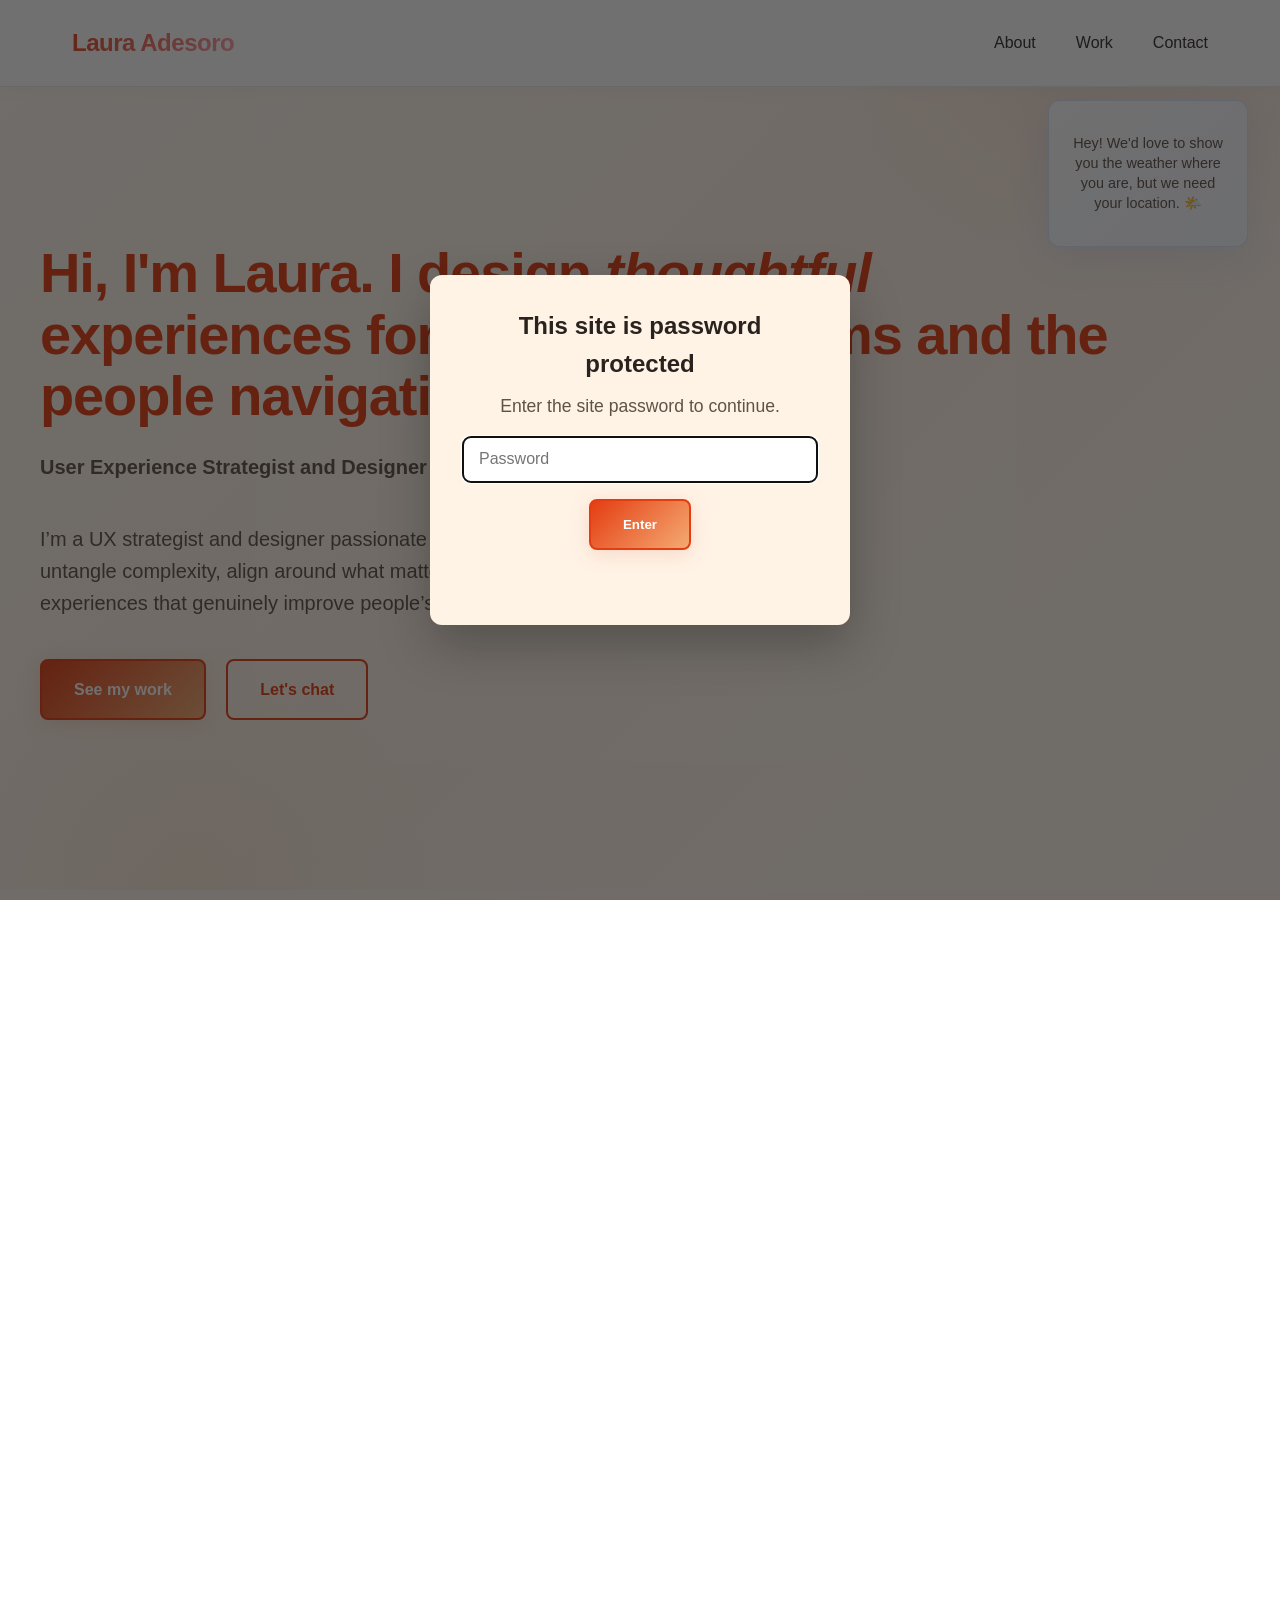
<file: index.html>
<!DOCTYPE html>
<html lang="en">
<head>
  <meta charset="UTF-8">
  <meta name="viewport" content="width=device-width, initial-scale=1.0">
  <title>Laura - UX Designer | Creating delightful digital experiences</title>
  <meta name="description" content="Laura is a user experience designer focused on creating intuitive, human-centered digital experiences.">
  <link rel="stylesheet" href="css/style.css">
</head>
<body>
  <!-- Password protection overlay -->
  <div id="authOverlay" class="auth-overlay">
    <div class="auth-modal" role="dialog" aria-modal="true" aria-labelledby="authTitle">
      <h3 id="authTitle">This site is password protected</h3>
      <p>Enter the site password to continue.</p>
      <form id="authForm">
        <label for="authPassword" class="visually-hidden">Password</label>
        <input id="authPassword" name="password" type="password" placeholder="Password" autocomplete="off" required />
        <div class="auth-actions">
          <button type="submit" class="cta-button">Enter</button>
        </div>
        <p id="authError" class="auth-error" aria-live="polite"></p>
      </form>
    </div>
  </div>
  <!-- Weather Widget -->
  <div class="weather-widget" id="weatherWidget">
    <div class="weather-loading">
      <div class="spinner"></div>
      <p>Getting weather...</p>
    </div>
    <div class="weather-content hidden" id="weatherContent">
      <div class="weather-icon" id="weatherIcon"></div>
      <div class="weather-info">
        <div class="weather-temp" id="weatherTemp">--°F</div>
        <div class="weather-condition" id="weatherCondition">--</div>
        <div class="weather-location" id="weatherLocation">--</div>
      </div>
    </div>
    <div class="weather-fallback hidden" id="weatherFallback">
      <p>Hey! We'd love to show you the weather where you are, but we need your location. 🌤️</p>
    </div>
  </div>

  <!-- Navigation -->
  <nav>
    <div class="nav-container">
      <div class="logo"><a href="index.html">Laura Adesoro</a></div>
      <ul class="nav-links">
        <li><a href="#about">About</a></li>
        <li><a href="#work">Work</a></li>
        <li><a href="#contact">Contact</a></li>
      </ul>
    </div>
  </nav>

  <!-- Hero Section -->
  <section class="hero">
    <div class="hero-content">
      <h1>Hi, I'm Laura. I design <em>thoughtful</em> experiences for complex systems and the people navigating them.</h1>
      <p class="hero-subtitle">User Experience Strategist and Designer</p>
      <p>I’m a UX strategist and designer passionate about helping teams untangle complexity, align around what matters, and build experiences that genuinely improve people’s day-to-day lives.</p>
      <div>
        <a href="work.html" class="cta-button">See my work</a>
        <a href="#contact" class="cta-button cta-secondary">Let's chat</a>
      </div>
    </div>
  </section>


  <!-- Work Section -->
  <section class="work" id="work">
    <div class="work-container">
      <h2>Featured work</h2>
      <div class="work-grid">
        <div class="work-item">
          <div class="work-year">2024</div>
          <h3>E-Commerce Platform Redesign</h3>
          <p>Led the redesign of a 10-year-old e-commerce platform serving 50K+ monthly users. Conducted extensive user research, mapped complex user journeys, and redesigned the checkout flow, resulting in a 23% increase in conversion rates.</p>
          <div class="work-tags">
            <span class="tag">User Research</span>
            <span class="tag">UX Design</span>
            <span class="tag">Prototyping</span>
          </div>
        </div>

        <div class="work-item">
          <div class="work-year">2024</div>
          <h3>Healthcare App MVP</h3>
          <p>Collaborated with a healthcare startup to design an intuitive patient portal app. Designed with accessibility as a priority, conducted usability testing with real users, and delivered a design system for future development.</p>
          <div class="work-tags">
            <span class="tag">Mobile Design</span>
            <span class="tag">Design System</span>
            <span class="tag">Accessibility</span>
          </div>
        </div>

        <div class="work-item">
          <div class="work-year">2023</div>
          <h3>Design System Implementation</h3>
          <p>Created a comprehensive design system for a SaaS platform with 12+ products. Established patterns, components, and guidelines that reduced design-to-development time by 40% and ensured brand consistency across all surfaces.</p>
          <div class="work-tags">
            <span class="tag">Design Systems</span>
            <span class="tag">Figma</span>
            <span class="tag">Documentation</span>
          </div>
        </div>

        <div class="work-item">
          <div class="work-year">2023</div>
          <h3>B2B Analytics Dashboard</h3>
          <p>Designed a data visualization and analytics dashboard for enterprise clients. Simplified complex financial metrics into actionable insights and created an interface that reduced support tickets by 35%.</p>
          <div class="work-tags">
            <span class="tag">Data Visualization</span>
            <span class="tag">Dashboard Design</span>
            <span class="tag">UX Research</span>
          </div>
        </div>
      </div>
    </div>
  </section>

  <!-- About Section -->
  <section class="about" id="about">
    <div class="about-container">
      <h2>A bit about me</h2>
      <div class="about-content">
        <div class="about-text">
          <p>I’m an experience strategist and UX designer focused on solving complex, end-to-end experience challenges through systems thinking, collaboration, and human-centered design.</p>  

<p>Over the past decade, I’ve worked across healthcare, medical devices, financial services, and higher education — helping teams bring clarity to messy systems, align around user needs, and design experiences that work in the real world.</p>

<p><strong>What I’m best at:</strong></p>

<ul>
  <li>Organizing complexity into clear, actionable experiences</li>
  <li>Connecting business goals, user needs, and operational realities</li>
  <li>Facilitating alignment across cross-functional teams</li>
  <li>Designing thoughtful, scalable experience ecosystems</li>
  <li>Turning ambiguity into momentum</li>
</ul>

<p>I’m especially energized by work that requires deep partnership, long-term thinking, and meaningful impact over time.</p>
          <p>Outside of work, I’m usually spending time with my family, exploring great coffee shops and restaurants, baking something new, or working on creative side projects.</p>
        </div>
        <div class="about-side">
          <div class="about-photo">
            <img src="assets/images/headshot.jpg" alt="Laura Adesoro" class="about-headshot">
          </div>
          <!--<div class="expertise-list">
            <div class="expertise-item">
              <h4>User Research</h4>
              <p>Interviews, usability testing, and user insights that drive decisions</p>
            </div>
            <div class="expertise-item">
              <h4>Interaction Design</h4>
              <p>Creating intuitive flows and delightful micro-interactions</p>
            </div>
            <div class="expertise-item">
              <h4>Information Architecture</h4>
              <p>Organizing complex information into clear, logical structures</p>
            </div>
            <div class="expertise-item">
              <h4>Design Systems</h4>
              <p>Building scalable, consistent design foundations</p>
            </div>
            <div class="expertise-item">
              <h4>Prototyping</h4>
              <p>Bringing concepts to life to test and validate ideas quickly</p>
            </div>
            <div class="expertise-item">
              <h4>Product Strategy</h4>
              <p>Aligning design with business goals and user needs</p>
            </div>
          </div>-->
        </div>
      </div>
    </div>
  </section>


  <!-- Contact Section -->
  <section class="contact" id="contact">
    <div class="contact-container">
      <h2>Let's create something great together</h2>
      <p>Whether you have an idea you want to explore or need a fresh perspective on an existing challenge, I'd love to hear about it.</p>
      <div class="contact-links">
        <a href="mailto:hello@laura.design">Email me</a>
        <a href="https://linkedin.com" target="_blank">LinkedIn</a>
      </div>
    </div>
  </section>

  <!-- Footer -->
  <footer>
    <p>&copy; 2026 Laura Adesoro. Designed and built with care.</p>
  </footer>

  <script src="js/auth.js"></script>
  <script src="js/app.js"></script>

</body>
</html>
</file>
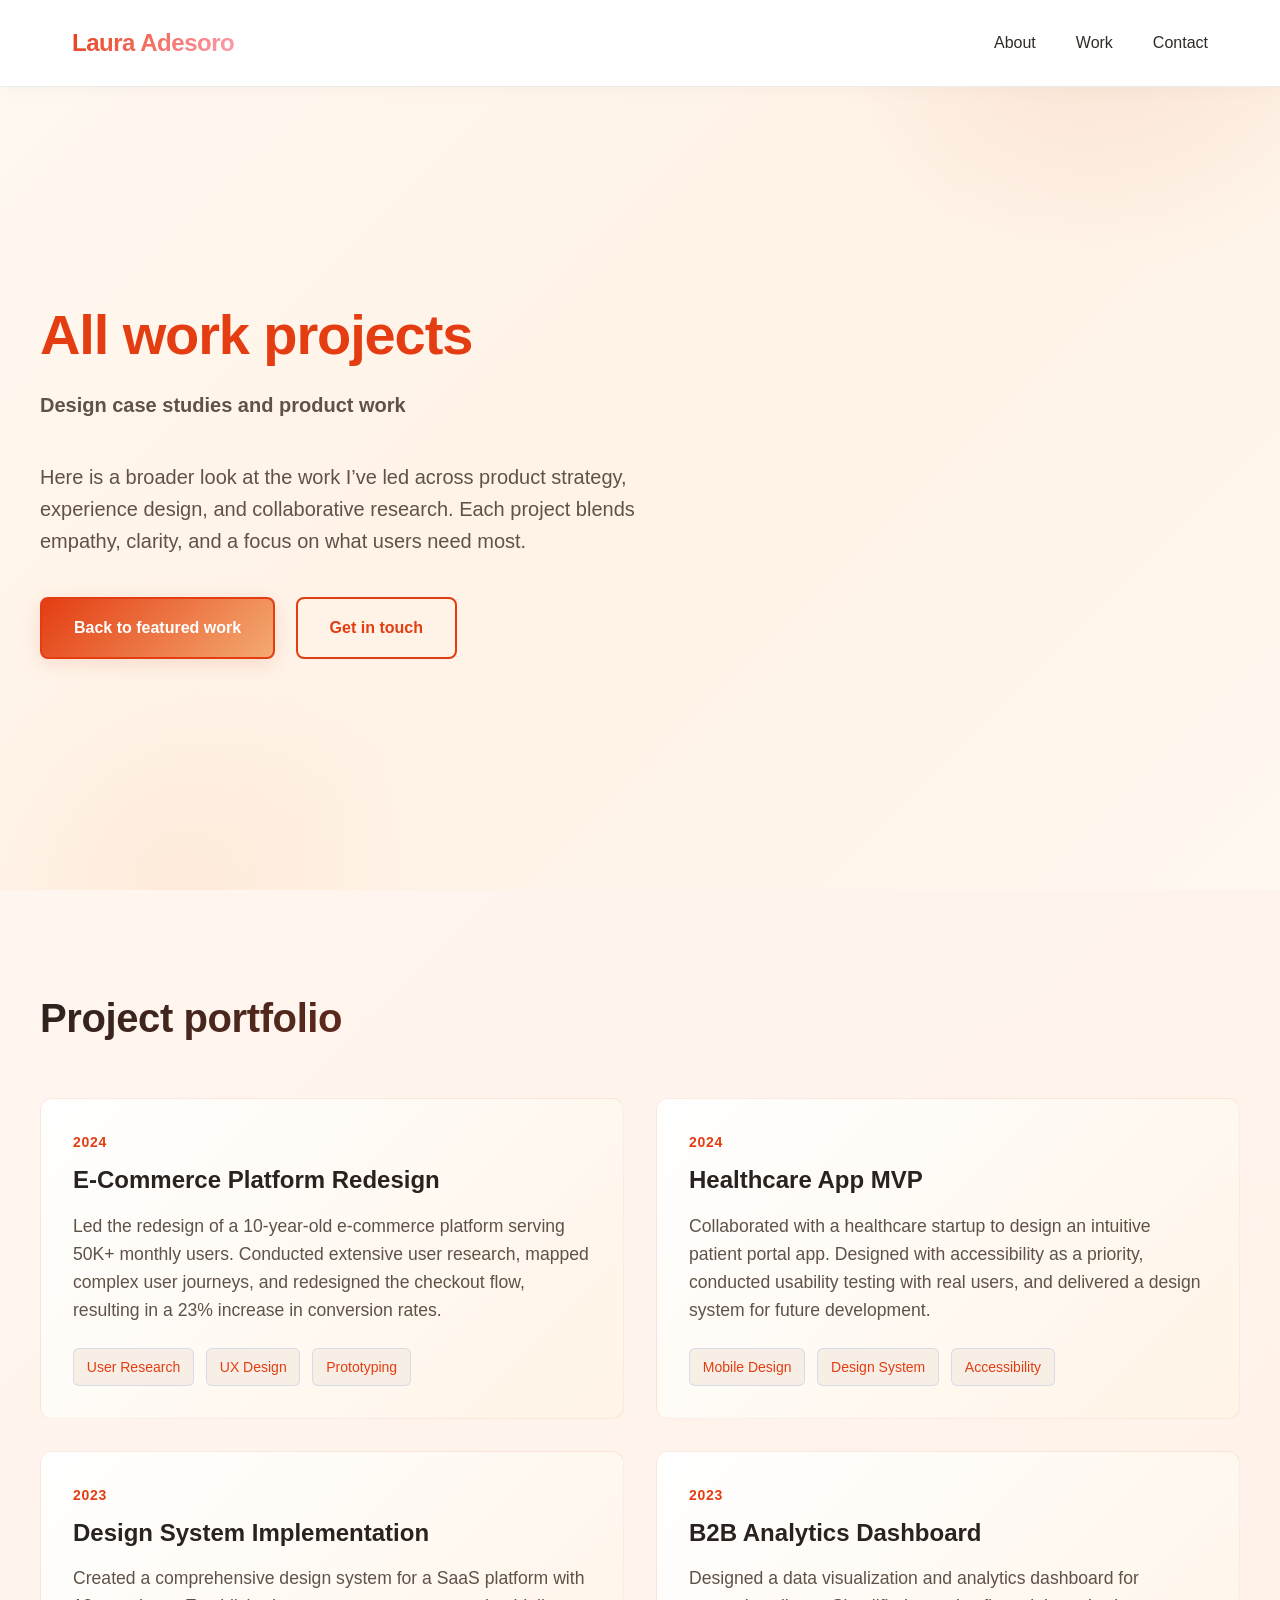
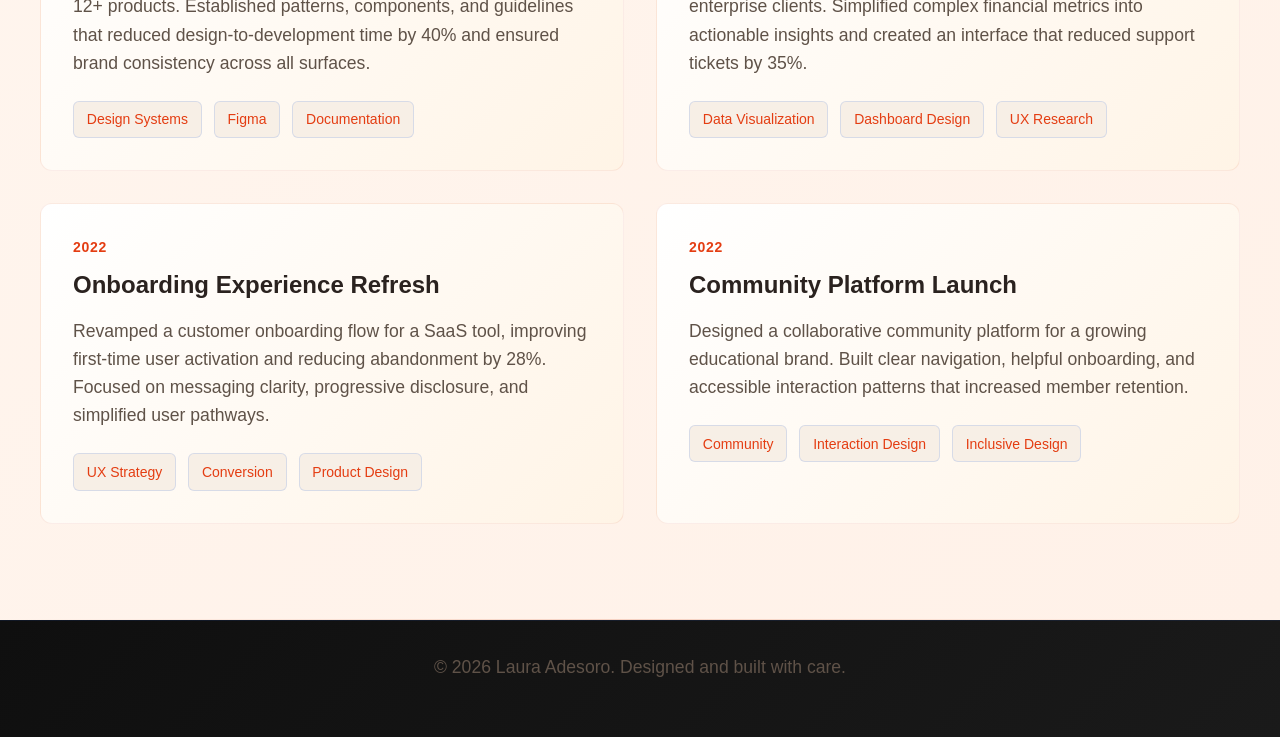
<file: work.html>
<!DOCTYPE html>
<html lang="en">
<head>
  <meta charset="UTF-8">
  <meta name="viewport" content="width=device-width, initial-scale=1.0">
  <title>Work | Laura Adesoro</title>
  <meta name="description" content="Laura Adesoro's portfolio of all work projects, featuring design case studies and product experiences.">
  <link rel="stylesheet" href="css/style.css">
</head>
<body>
  <nav>
    <div class="nav-container">
      <div class="logo"><a href="index.html">Laura Adesoro</a></div>
      <ul class="nav-links">
        <li><a href="index.html#about">About</a></li>
        <li><a href="work.html">Work</a></li>
        <li><a href="index.html#contact">Contact</a></li>
      </ul>
    </div>
  </nav>

  <section class="hero">
    <div class="hero-content">
      <h1>All work projects</h1>
      <p class="hero-subtitle">Design case studies and product work</p>
      <p>Here is a broader look at the work I’ve led across product strategy, experience design, and collaborative research. Each project blends empathy, clarity, and a focus on what users need most.</p>
      <div>
        <a href="index.html#work" class="cta-button">Back to featured work</a>
        <a href="index.html#contact" class="cta-button cta-secondary">Get in touch</a>
      </div>
    </div>
  </section>

  <section class="work" id="work">
    <div class="work-container">
      <h2>Project portfolio</h2>
      <div class="work-grid">
        <div class="work-item">
          <div class="work-year">2024</div>
          <h3>E-Commerce Platform Redesign</h3>
          <p>Led the redesign of a 10-year-old e-commerce platform serving 50K+ monthly users. Conducted extensive user research, mapped complex user journeys, and redesigned the checkout flow, resulting in a 23% increase in conversion rates.</p>
          <div class="work-tags">
            <span class="tag">User Research</span>
            <span class="tag">UX Design</span>
            <span class="tag">Prototyping</span>
          </div>
        </div>

        <div class="work-item">
          <div class="work-year">2024</div>
          <h3>Healthcare App MVP</h3>
          <p>Collaborated with a healthcare startup to design an intuitive patient portal app. Designed with accessibility as a priority, conducted usability testing with real users, and delivered a design system for future development.</p>
          <div class="work-tags">
            <span class="tag">Mobile Design</span>
            <span class="tag">Design System</span>
            <span class="tag">Accessibility</span>
          </div>
        </div>

        <div class="work-item">
          <div class="work-year">2023</div>
          <h3>Design System Implementation</h3>
          <p>Created a comprehensive design system for a SaaS platform with 12+ products. Established patterns, components, and guidelines that reduced design-to-development time by 40% and ensured brand consistency across all surfaces.</p>
          <div class="work-tags">
            <span class="tag">Design Systems</span>
            <span class="tag">Figma</span>
            <span class="tag">Documentation</span>
          </div>
        </div>

        <div class="work-item">
          <div class="work-year">2023</div>
          <h3>B2B Analytics Dashboard</h3>
          <p>Designed a data visualization and analytics dashboard for enterprise clients. Simplified complex financial metrics into actionable insights and created an interface that reduced support tickets by 35%.</p>
          <div class="work-tags">
            <span class="tag">Data Visualization</span>
            <span class="tag">Dashboard Design</span>
            <span class="tag">UX Research</span>
          </div>
        </div>

        <div class="work-item">
          <div class="work-year">2022</div>
          <h3>Onboarding Experience Refresh</h3>
          <p>Revamped a customer onboarding flow for a SaaS tool, improving first-time user activation and reducing abandonment by 28%. Focused on messaging clarity, progressive disclosure, and simplified user pathways.</p>
          <div class="work-tags">
            <span class="tag">UX Strategy</span>
            <span class="tag">Conversion</span>
            <span class="tag">Product Design</span>
          </div>
        </div>

        <div class="work-item">
          <div class="work-year">2022</div>
          <h3>Community Platform Launch</h3>
          <p>Designed a collaborative community platform for a growing educational brand. Built clear navigation, helpful onboarding, and accessible interaction patterns that increased member retention.</p>
          <div class="work-tags">
            <span class="tag">Community</span>
            <span class="tag">Interaction Design</span>
            <span class="tag">Inclusive Design</span>
          </div>
        </div>
      </div>
    </div>
  </section>

  <footer>
    <p>&copy; 2026 Laura Adesoro. Designed and built with care.</p>
  </footer>
</body>
</html>
</file>
<file: css/style.css>
* {
  margin: 0;
  padding: 0;
  box-sizing: border-box;
}

:root {
  --primary: #2a221f;
  --secondary: #e43d12;
  --accent: #fff3e6;
  --light-gray: #f7efe6;
  --medium-gray: #8b7f72;
  --dark-gray: #5f5248;
  --text: #312b28;
  --accent-purple: #d6536d;
  --accent-pink: #ffa2b6;
  --accent-teal: #efb11d;
}

html {
  scroll-behavior: smooth;
}

body {
  font-family: -apple-system, BlinkMacSystemFont, 'Segoe UI', Roboto, 'Helvetica Neue', Arial, sans-serif;
  color: var(--text);
  line-height: 1.6;
  background: #ffffff;
  font-size: 16px;
  overflow-x: hidden;
}

/* Password overlay styles */
.auth-overlay {
  position: fixed;
  inset: 0;
  background: rgba(18, 18, 18, 0.6);
  display: flex;
  align-items: center;
  justify-content: center;
  z-index: 2000;
}

/* Prevent background scrolling while auth overlay is active */
html.auth-active,
body.auth-active {
  overflow: hidden !important;
  height: 100% !important;
  touch-action: none !important;
  overscroll-behavior: none !important;
}

.auth-modal {
  width: 100%;
  max-width: 420px;
  background: var(--accent);
  padding: 2rem;
  border-radius: 12px;
  box-shadow: 0 20px 50px rgba(0,0,0,0.25);
  text-align: center;
}

.auth-modal h3 {
  margin-bottom: 0.5rem;
  color: var(--primary);
}

.auth-modal p { color: var(--dark-gray); margin-bottom: 1rem; }

.auth-modal input[type="password"] {
  width: 100%;
  padding: 0.85rem 1rem;
  margin-bottom: 1rem;
  border-radius: 8px;
  border: 1px solid rgba(0,0,0,0.08);
  font-size: 1rem;
}

.auth-actions { display: flex; justify-content: center; }

.auth-error { color: #b91c1c; min-height: 1.2rem; margin-top: 0.5rem; }

.visually-hidden { position: absolute !important; height: 1px; width: 1px; overflow: hidden; clip: rect(1px, 1px, 1px, 1px); white-space: nowrap; }

/* Utility Classes */
.hidden {
  display: none !important;
}

/* Typography */
h1 {
  font-size: 3.5rem;
  font-weight: 800;
  line-height: 1.1;
  letter-spacing: -0.02em;
  margin-bottom: 1rem;
}

h2 {
  font-size: 2.5rem;
  font-weight: 700;
  letter-spacing: -0.01em;
  margin-bottom: 1.5rem;
}

h3 {
  font-size: 1.5rem;
  font-weight: 600;
  margin-bottom: 1rem;
}

p {
  font-size: 1.1rem;
  color: var(--dark-gray);
  margin-bottom: 1.5rem;
}

a {
  color: var(--secondary);
  text-decoration: none;
  transition: color 0.3s ease;
}

a:hover {
  color: var(--accent-pink);
}

/* Navigation */
nav {
  position: fixed;
  top: 0;
  width: 100%;
  background: rgba(255, 255, 255, 0.97);
  backdrop-filter: blur(12px);
  border-bottom: 1px solid rgba(0, 0, 0, 0.08);
  z-index: 1000;
  padding: 1.5rem 0;
  box-shadow: 0 2px 20px rgba(0, 0, 0, 0.03);
}

.nav-container {
  max-width: 1200px;
  margin: 0 auto;
  padding: 0 2rem;
  display: flex;
  justify-content: space-between;
  align-items: center;
}

.logo {
  font-size: 1.5rem;
  font-weight: 800;
  background: linear-gradient(135deg, var(--secondary) 0%, var(--accent-pink) 100%);
  -webkit-background-clip: text;
  -webkit-text-fill-color: transparent;
  background-clip: text;
  letter-spacing: -0.02em;
  transition: all 0.3s ease;
}

.logo:hover {
  transform: scale(1.05);
}

.nav-links {
  display: flex;
  list-style: none;
  gap: 2.5rem;
}

.nav-links a {
  font-size: 1rem;
  font-weight: 500;
  color: var(--text);
  transition: all 0.3s ease;
  position: relative;
}

.nav-links a::after {
  content: '';
  position: absolute;
  bottom: -4px;
  left: 0;
  width: 0;
  height: 3px;
  background: linear-gradient(90deg, var(--secondary), var(--accent-teal));
  transition: width 0.3s ease;
  border-radius: 2px;
}

.nav-links a:hover {
  color: var(--secondary);
}

.nav-links a:hover::after {
  width: 100%;
}

/* Hero Section */
.hero {
  margin-top: 80px;
  padding: 6rem 2rem;
  background: linear-gradient(135deg, #fff8f0 0%, #fff2e6 50%, #fff8ef 100%);
  min-height: 90vh;
  display: flex;
  align-items: center;
  position: relative;
  overflow: hidden;
}

.hero::before {
  content: '';
  position: absolute;
  top: -50%;
  right: -10%;
  width: 600px;
  height: 600px;
  background: radial-gradient(circle, rgba(217, 111, 74, 0.14) 0%, transparent 70%);
  border-radius: 50%;
  pointer-events: none;
}

.hero::after {
  content: '';
  position: absolute;
  bottom: -30%;
  left: -5%;
  width: 500px;
  height: 500px;
  background: radial-gradient(circle, rgba(244, 170, 114, 0.1) 0%, transparent 70%);
  border-radius: 50%;
  pointer-events: none;
}

.hero-content {
  max-width: 1200px;
  margin: 0 auto;
  width: 100%;
  position: relative;
  z-index: 10;
}

.hero h1 {
  color: var(--secondary);
  margin-bottom: 1.5rem;
  animation: slideInUp 0.8s ease-out;
  padding-right: 3rem;
  max-width: 40ch;
}

.hero-subtitle {
  font-size: 1.5rem;
  color: var(--secondary);
  font-weight: 600;
  margin-bottom: 2rem;
  animation: slideInUp 0.8s ease-out 0.1s backwards;
}

.hero p {
  font-size: 1.25rem;
  max-width: 600px;
  margin-bottom: 2.5rem;
  color: var(--dark-gray);
  animation: slideInUp 0.8s ease-out 0.2s backwards;
}

@keyframes slideInUp {
  from {
    opacity: 0;
    transform: translateY(30px);
  }
  to {
    opacity: 1;
    transform: translateY(0);
  }
}

.cta-button {
  display: inline-block;
  background: linear-gradient(135deg, var(--secondary), #f4aa72);
  color: white;
  padding: 1rem 2rem;
  border-radius: 8px;
  font-weight: 600;
  transition: all 0.3s ease;
  border: 2px solid var(--secondary);
  cursor: pointer;
  position: relative;
  overflow: hidden;
  box-shadow: 0 4px 20px rgba(217, 111, 74, 0.2);
}

.cta-button::before {
  content: '';
  position: absolute;
  top: 50%;
  left: 50%;
  width: 0;
  height: 0;
  background: rgba(255, 255, 255, 0.2);
  border-radius: 50%;
  transform: translate(-50%, -50%);
  transition: width 0.6s, height 0.6s;
}

.cta-button:hover {
  transform: translateY(-3px);
  box-shadow: 0 12px 35px rgba(217, 111, 74, 0.3);
}

.cta-button:hover::before {
  width: 300px;
  height: 300px;
}

.cta-secondary {
  background: linear-gradient(135deg, transparent, transparent);
  color: var(--secondary);
  margin-left: 1rem;
  border: 2px solid var(--secondary);
  box-shadow: none;
}

.cta-secondary::before {
  display: none;
}

.cta-secondary:hover {
  background: var(--accent);
  color: var(--secondary);
}

/* About Section */
.about {
  padding: 6rem 2rem;
  background: linear-gradient(to bottom, #fff8f0 0%, #fff0e4 100%);
  position: relative;
}

.about::before {
  content: '';
  position: absolute;
  top: 0;
  left: 0;
  right: 0;
  height: 1px;
  background: linear-gradient(90deg, transparent, rgba(217, 111, 74, 0.25), transparent);
}

.about-container {
  max-width: 1200px;
  margin: 0 auto;
}

.about h2 {
  color: var(--primary);
  margin-bottom: 2rem;
  background: linear-gradient(135deg, var(--primary) 0%, var(--secondary) 100%);
  -webkit-background-clip: text;
  -webkit-text-fill-color: transparent;
  background-clip: text;
}

.about-content {
  display: grid;
  grid-template-columns: 1fr 1fr;
  gap: 4rem;
  align-items: start;
}

.about-side {
  display: flex;
  flex-direction: column;
  gap: 1.5rem;
}

.about-photo {
  min-height: 250px;
  border-radius: 24px;
  background: linear-gradient(135deg, rgba(217, 111, 74, 0.12), rgba(244, 170, 114, 0.08));
  border: 1px dashed rgba(217, 111, 74, 0.35);
  display: flex;
  align-items: center;
  justify-content: center;
  color: var(--secondary);
  font-weight: 600;
  text-transform: uppercase;
  letter-spacing: 0.08em;
}

.about-photo img,
.about-headshot {
  width: 100%;
  height: 100%;
  object-fit: cover;
  border-radius: inherit;
  display: block;
}

.about-text p {
  margin-bottom: 1.5rem;
  transition: color 0.3s ease;
}

.about-text p:hover {
  color: var(--secondary);
}

.about-text ul {
  margin: 0 0 1.5rem 0;
  padding-left: 1.4rem;
  color: var(--dark-gray);
  line-height: 1.8;
  list-style: none;
}

.about-text li {
  margin-bottom: 0.9rem;
  position: relative;
  padding-left: 1.4rem;
}

.about-text li::before {
  content: '';
  position: absolute;
  left: 0;
  top: 0.7rem;
  width: 0.5rem;
  height: 0.5rem;
  border-radius: 50%;
  background: var(--accent-pink);
}

.expertise-list {
  display: grid;
  grid-template-columns: 1fr 1fr;
  gap: 1.5rem;
}

.expertise-item {
  background: linear-gradient(135deg, #ffffff 0%, #fff3e8 100%);
  padding: 1.5rem;
  border-radius: 12px;
  border-left: 4px solid var(--secondary);
  border-right: 1px solid rgba(217, 111, 74, 0.12);
  border-top: 1px solid rgba(217, 111, 74, 0.12);
  border-bottom: 1px solid rgba(217, 111, 74, 0.12);
  transition: all 0.3s ease;
  box-shadow: 0 4px 15px rgba(217, 111, 74, 0.08);
  position: relative;
  overflow: hidden;
}

.expertise-item::before {
  content: '';
  position: absolute;
  top: 0;
  right: 0;
  width: 100px;
  height: 100px;
  background: radial-gradient(circle, rgba(217, 111, 74, 0.12) 0%, transparent 70%);
  border-radius: 50%;
}

.expertise-item:hover {
  transform: translateY(-5px);
  box-shadow: 0 12px 30px rgba(217, 111, 74, 0.18);
  border-left-color: var(--accent-teal);
}

.expertise-item h4 {
  color: var(--primary);
  margin-bottom: 0.5rem;
  font-weight: 600;
  position: relative;
  z-index: 1;
}

.expertise-item p {
  font-size: 1rem;
  margin: 0;
  color: var(--medium-gray);
  position: relative;
  z-index: 1;
}

/* Work Section */
.work {
  padding: 6rem 2rem;
  background: linear-gradient(135deg, #fff6ef 0%, #fff1e8 100%);
  position: relative;
}

.work::after {
  content: '';
  position: absolute;
  bottom: 0;
  left: 0;
  right: 0;
  height: 1px;
  background: linear-gradient(90deg, transparent, rgba(217, 111, 74, 0.25), transparent);
}

.work-container {
  max-width: 1200px;
  margin: 0 auto;
}

.work h2 {
  color: var(--primary);
  margin-bottom: 3rem;
  background: linear-gradient(135deg, var(--primary) 0%, var(--secondary) 100%);
  -webkit-background-clip: text;
  -webkit-text-fill-color: transparent;
  background-clip: text;
}

.work-grid {
  display: grid;
  grid-template-columns: 1fr 1fr;
  gap: 2rem;
}

.work-item {
  background: linear-gradient(135deg, #ffffff 0%, #fff4e6 100%);
  border-radius: 12px;
  padding: 2rem;
  transition: all 0.3s ease;
  border: 1px solid rgba(217, 111, 74, 0.12);
  position: relative;
  overflow: hidden;
}

.work-item::before {
  content: '';
  position: absolute;
  top: 0;
  left: 0;
  right: 0;
  height: 4px;
  background: linear-gradient(90deg, var(--secondary), var(--accent-teal));
  transform: scaleX(0);
  transform-origin: left;
  transition: transform 0.3s ease;
}

.work-item:hover {
  transform: translateY(-8px);
  box-shadow: 0 25px 50px rgba(217, 111, 74, 0.12);
  border-color: rgba(217, 111, 74, 0.20);
}

.work-item:hover::before {
  transform: scaleX(1);
}

.work-year {
  font-size: 0.875rem;
  color: var(--secondary);
  text-transform: uppercase;
  letter-spacing: 0.05em;
  margin-bottom: 0.5rem;
  font-weight: 700;
}

.work-item h3 {
  color: var(--primary);
  margin-bottom: 0.75rem;
  transition: color 0.3s ease;
}

.work-item:hover h3 {
  color: var(--secondary);
}

.work-item p {
  margin-bottom: 1.5rem;
}

.work-tags {
  display: flex;
  flex-wrap: wrap;
  gap: 0.75rem;
}

.tag {
  background: var(--light-gray);
  color: var(--secondary);
  padding: 0.4rem 0.8rem;
  border-radius: 6px;
  font-size: 0.875rem;
  font-weight: 500;
  border: 1px solid rgba(37, 99, 235, 0.15);
  transition: all 0.2s ease;
  display: inline-block;
}

.tag:hover {
  background: linear-gradient(135deg, var(--light-gray), var(--accent));
  transform: translateY(-2px);
  box-shadow: 0 4px 12px var(--light-gray);
}

/* Contact Section */
.contact {
  padding: 6rem 2rem;
  background: linear-gradient(135deg, #d96f4a 0%, #8f5d47 100%);
  color: white;
  text-align: center;
  position: relative;
  overflow: hidden;
}

.contact::before {
  content: '';
  position: absolute;
  top: -50%;
  right: -10%;
  width: 600px;
  height: 600px;
  background: radial-gradient(circle, rgba(255, 255, 255, 0.12) 0%, transparent 70%);
  border-radius: 50%;
}

.contact::after {
  content: '';
  position: absolute;
  bottom: -30%;
  left: -5%;
  width: 500px;
  height: 500px;
  background: radial-gradient(circle, rgba(124, 58, 237, 0.1) 0%, transparent 70%);
  border-radius: 50%;
}

.contact-container {
  max-width: 800px;
  margin: 0 auto;
  position: relative;
  z-index: 10;
}

.contact h2 {
  color: var(--accent);
  margin-bottom: 1.5rem;
  background: linear-gradient(135deg, #ffffff 0%, #d1d5db 100%);
  -webkit-background-clip: text;
  -webkit-text-fill-color: transparent;
  background-clip: text;
}

.contact p {
  color: #ffffff;
  font-size: 1.25rem;
  margin-bottom: 3rem;
}

.contact-links {
  display: flex;
  justify-content: center;
  gap: 2rem;
  flex-wrap: wrap;
}

.contact-links a {
  color: var(--accent);
  font-weight: 600;
  font-size: 1.1rem;
  transition: all 0.3s ease;
  padding: 0.75rem 1.5rem;
  border: 2px solid var(--accent);
  border-radius: 8px;
  background: rgba(247, 248, 250, 0.05);
  position: relative;
  overflow: hidden;
}

.contact-links a::before {
  content: '';
  position: absolute;
  top: 50%;
  left: 50%;
  width: 0;
  height: 0;
  background: rgba(245, 222, 207, 0.2);
  border-radius: 50%;
  transform: translate(-50%, -50%);
  transition: width 0.6s, height 0.6s;
  z-index: -1;
}

.contact-links a:hover {
  color: white;
  transform: translateY(-3px);
  box-shadow: 0 4px 30px var(--accent);
}

.contact-links a:hover::before {
  width: 300px;
  height: 300px;
}

/* Footer */
footer {
  background: linear-gradient(135deg, #0f0f0f 0%, #1a1a1a 100%);
  color: #9ca3af;
  padding: 2rem;
  text-align: center;
  font-size: 0.95rem;
  border-top: 1px solid rgba(37, 99, 235, 0.1);
}

/* Weather Widget */
.weather-widget {
  position: fixed;
  top: 100px;
  right: 2rem;
  background: linear-gradient(135deg, #ffffff 0%, #f8faff 100%);
  border: 1px solid rgba(37, 99, 235, 0.15);
  border-radius: 12px;
  padding: 1.5rem;
  box-shadow: 0 10px 40px rgba(37, 99, 235, 0.1);
  width: 200px;
  z-index: 100;
  backdrop-filter: blur(10px);
  animation: slideInRight 0.5s ease-out;
  transition: all 0.3s ease;
}

.weather-widget.condensed {
  width: auto;
  padding: 0.75rem;
  top: 90px;
}

.weather-widget:hover {
  animation: none;
}

.weather-widget:hover.condensed {
  width: 200px;
  padding: 1.5rem;
  top: 100px;
}

@keyframes slideInRight {
  from {
    opacity: 0;
    transform: translateX(30px);
  }
  to {
    opacity: 1;
    transform: translateX(0);
  }
}

.weather-loading {
  display: flex;
  flex-direction: column;
  align-items: center;
  gap: 1rem;
}

.spinner {
  width: 24px;
  height: 24px;
  border: 3px solid rgba(37, 99, 235, 0.1);
  border-top-color: var(--secondary);
  border-radius: 50%;
  animation: spin 0.8s linear infinite;
}

@keyframes spin {
  to {
    transform: rotate(360deg);
  }
}

.weather-loading p {
  font-size: 0.875rem;
  color: var(--medium-gray);
  margin: 0;
}

.weather-content {
  display: flex;
  flex-direction: column;
  align-items: center;
  gap: 0.75rem;
  text-align: center;
  transition: all 0.3s ease;
}

.weather-widget.condensed .weather-content {
  flex-direction: row;
  gap: 0.5rem;
  text-align: left;
}

.weather-icon {
  width: 48px;
  height: 48px;
  color: var(--secondary);
  margin-bottom: 0.5rem;
  animation: float 3s ease-in-out infinite;
  transition: all 0.3s ease;
  flex-shrink: 0;
}

.weather-widget.condensed .weather-icon {
  width: 32px;
  height: 32px;
  margin-bottom: 0;
  animation: none;
}

@keyframes float {
  0%, 100% {
    transform: translateY(0px);
  }
  50% {
    transform: translateY(-8px);
  }
}

.weather-icon svg {
  width: 100%;
  height: 100%;
  stroke-width: 1.5;
}

.weather-temp {
  font-size: 2rem;
  font-weight: 800;
  color: var(--primary);
  line-height: 1;
  transition: all 0.3s ease;
}

.weather-widget.condensed .weather-temp {
  font-size: 1.25rem;
}

.weather-condition {
  font-size: 0.95rem;
  color: var(--text);
  font-weight: 600;
  transition: all 0.3s ease;
}

.weather-widget.condensed .weather-condition {
  display: none;
}

.weather-location {
  font-size: 0.75rem;
  color: var(--medium-gray);
  margin-top: 0.5rem;
  transition: all 0.3s ease;
}

.weather-widget.condensed .weather-location {
  display: none;
}

.weather-fallback {
  text-align: center;
  padding: 0.5rem 0;
  transition: all 0.3s ease;
}

.weather-fallback p {
  font-size: 0.9rem;
  color: var(--dark-gray);
  margin: 0;
  line-height: 1.4;
  transition: all 0.3s ease;
}

.weather-widget.condensed .weather-fallback p {
  font-size: 0;
  display: none;
}

/* Responsive Design */
@media (max-width: 1200px) {
  .weather-widget {
    right: 1rem;
  }
}

@media (max-width: 768px) {
  h1 {
    font-size: 2.5rem;
  }

  .weather-widget {
    position: static;
    width: 100%;
    margin-bottom: 2rem;
    animation: none;
  }

  h2 {
    font-size: 1.875rem;
  }

  .nav-links {
    gap: 1.5rem;
  }

  .hero {
    padding: 4rem 1.5rem;
    margin-top: 70px;
  }

  .hero::before,
  .hero::after {
    display: none;
  }

  .hero-subtitle {
    font-size: 1.25rem;
  }

  .about-content,
  .work-grid {
    grid-template-columns: 1fr;
    gap: 2rem;
  }

  .expertise-list {
    grid-template-columns: 1fr;
  }

  .cta-secondary {
    display: block;
    margin-left: 0;
    margin-top: 1rem;
  }

  .contact::before,
  .contact::after {
    display: none;
  }
}

@media (max-width: 640px) {
  h1 {
    font-size: 2rem;
  }

  h2 {
    font-size: 1.5rem;
  }

  p {
    font-size: 1rem;
  }

  .nav-container {
    padding: 0 1rem;
  }

  .nav-links {
    gap: 1rem;
    font-size: 0.9rem;
  }

  .hero {
    padding: 3rem 1rem;
  }

  .hero h1 {
    margin-bottom: 1rem;
  }

  .contact-links {
    gap: 1rem;
  }

  .contact-links a {
    font-size: 1rem;
    padding: 0.6rem 1.2rem;
  }

  .work-grid {
    grid-template-columns: 1fr;
  }
}
</file>
